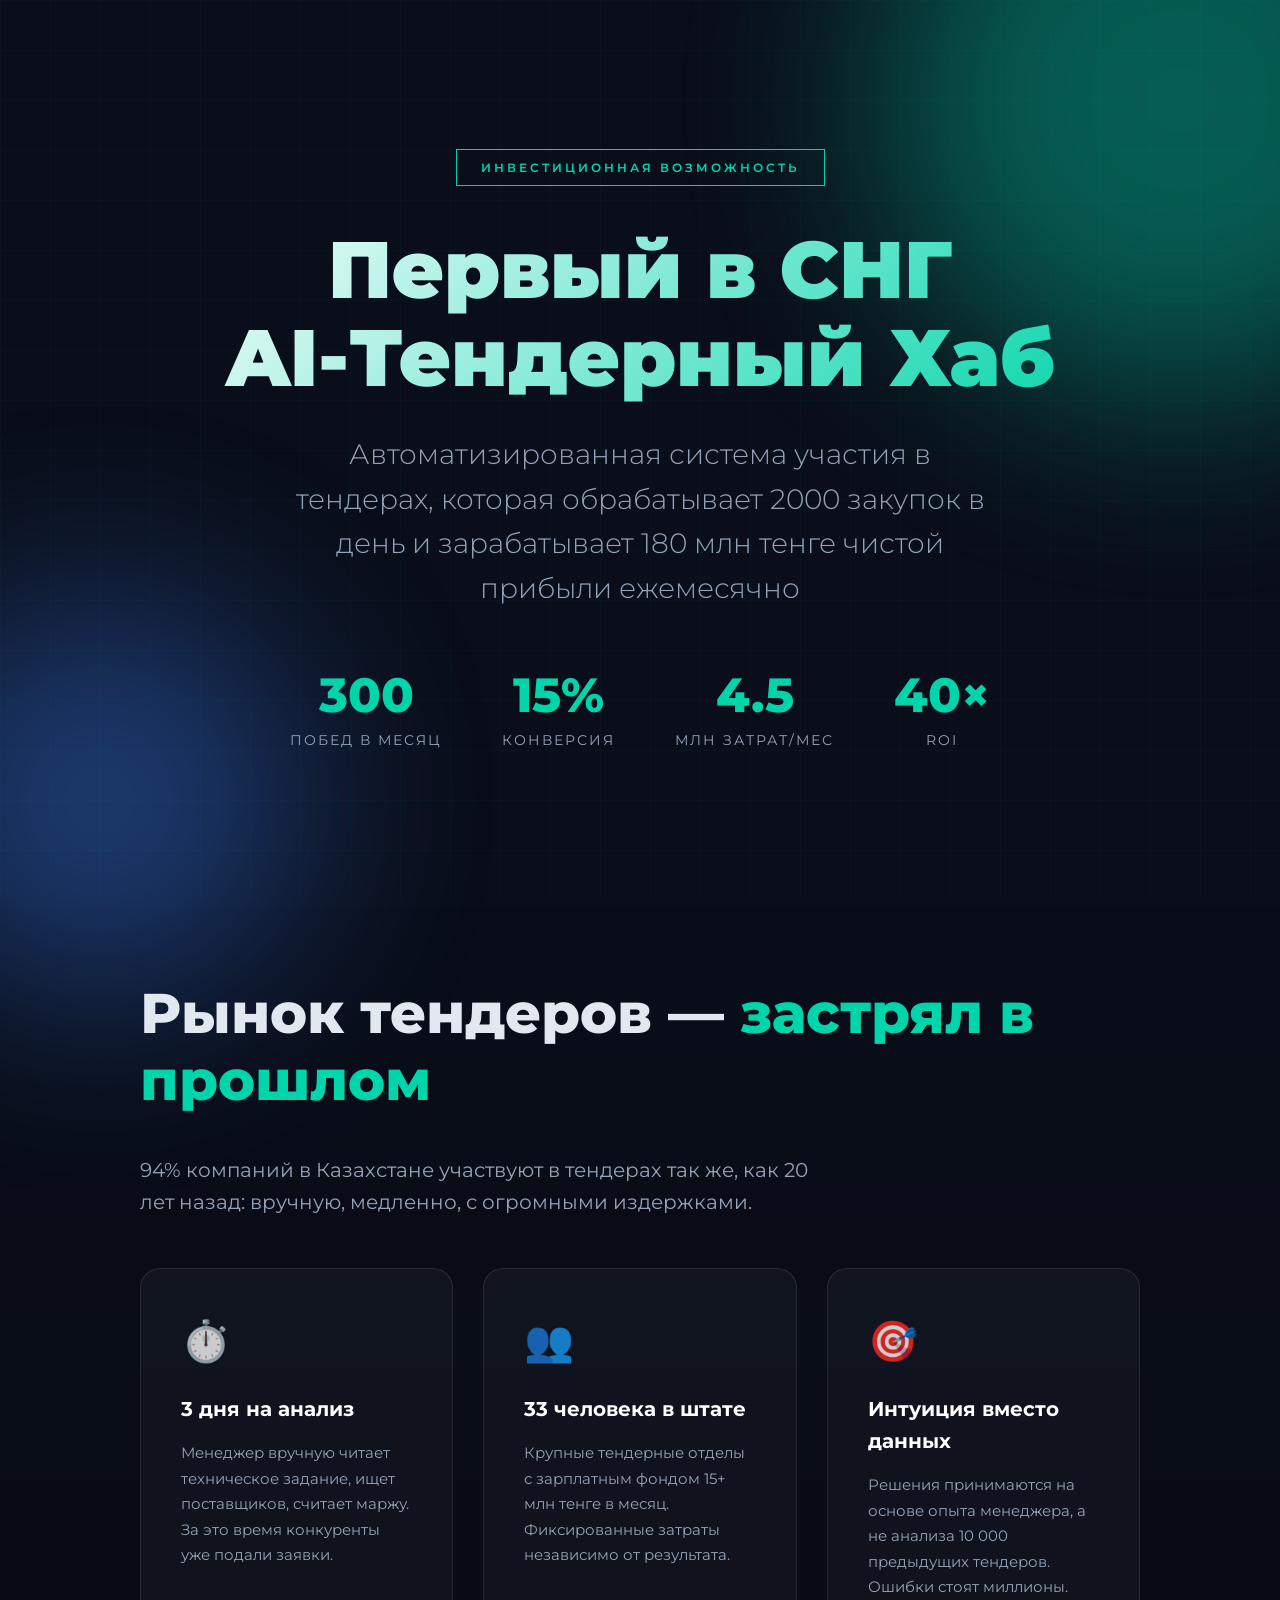
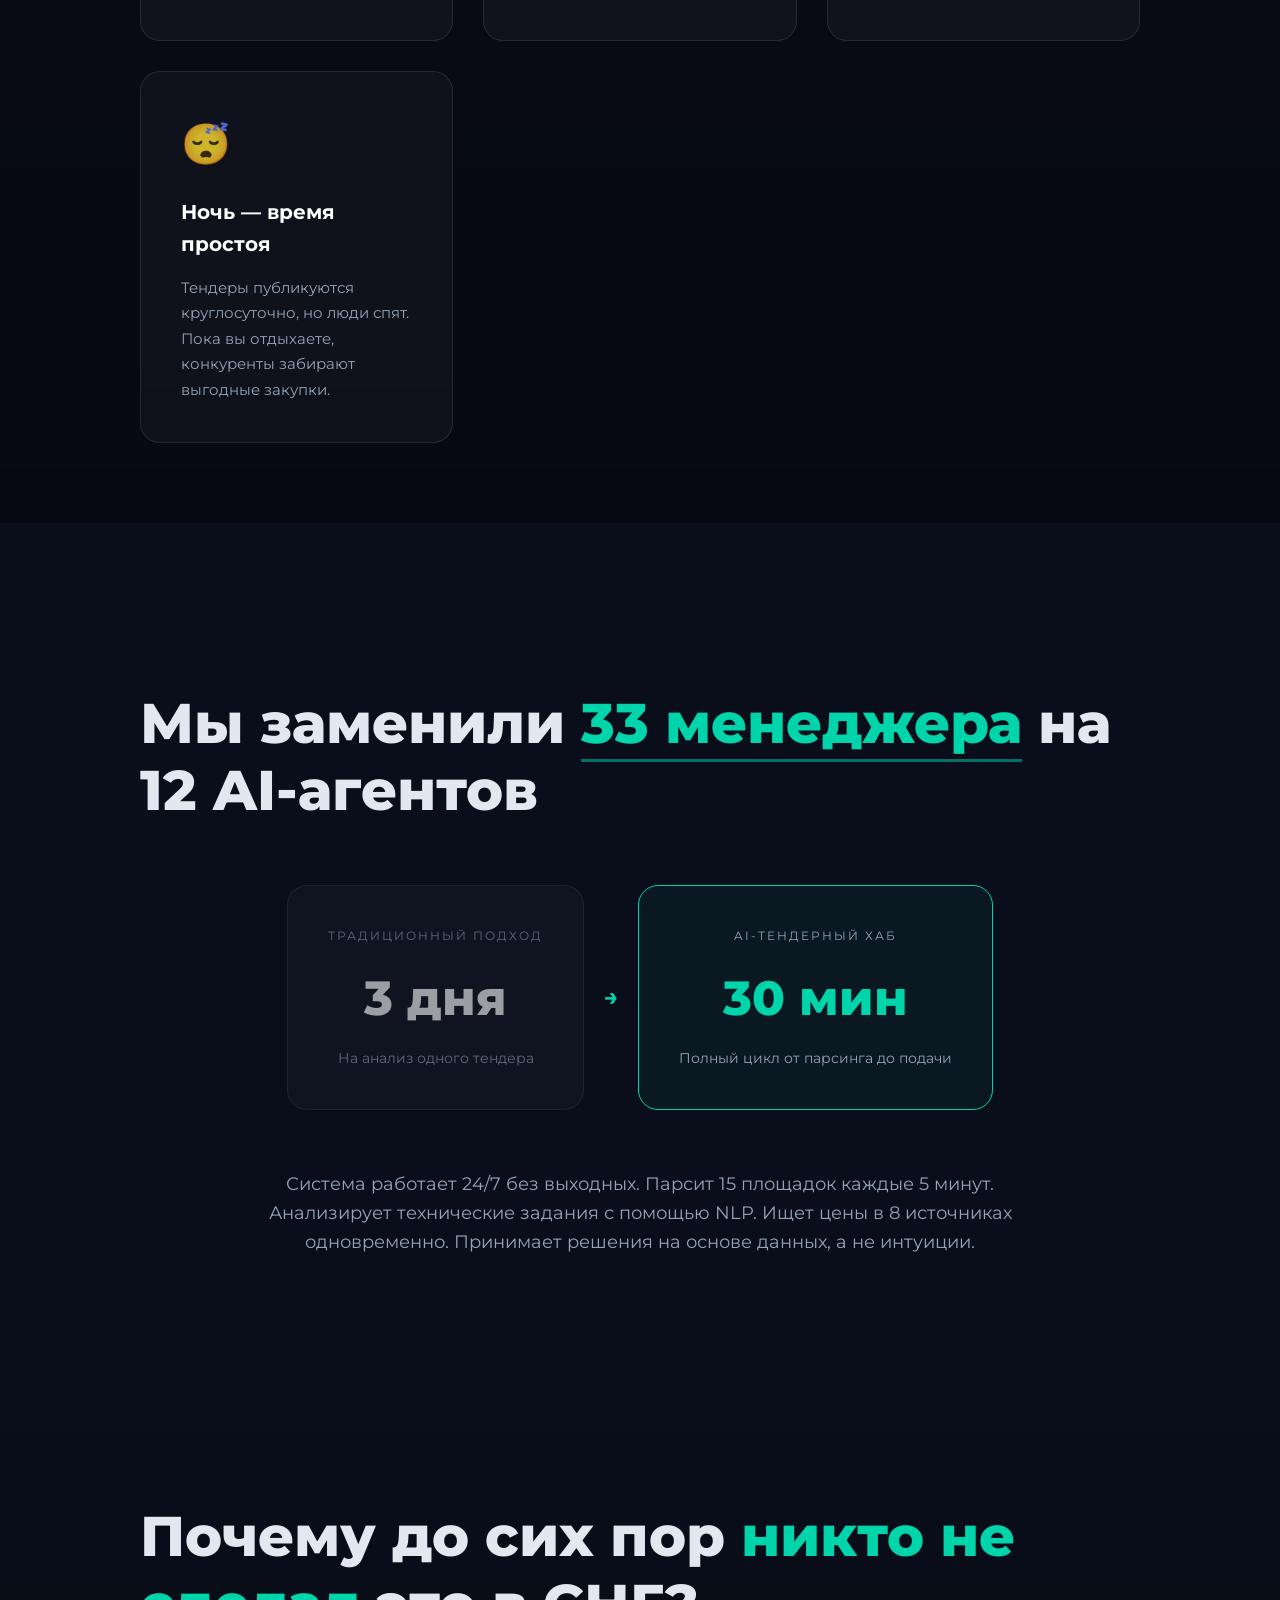
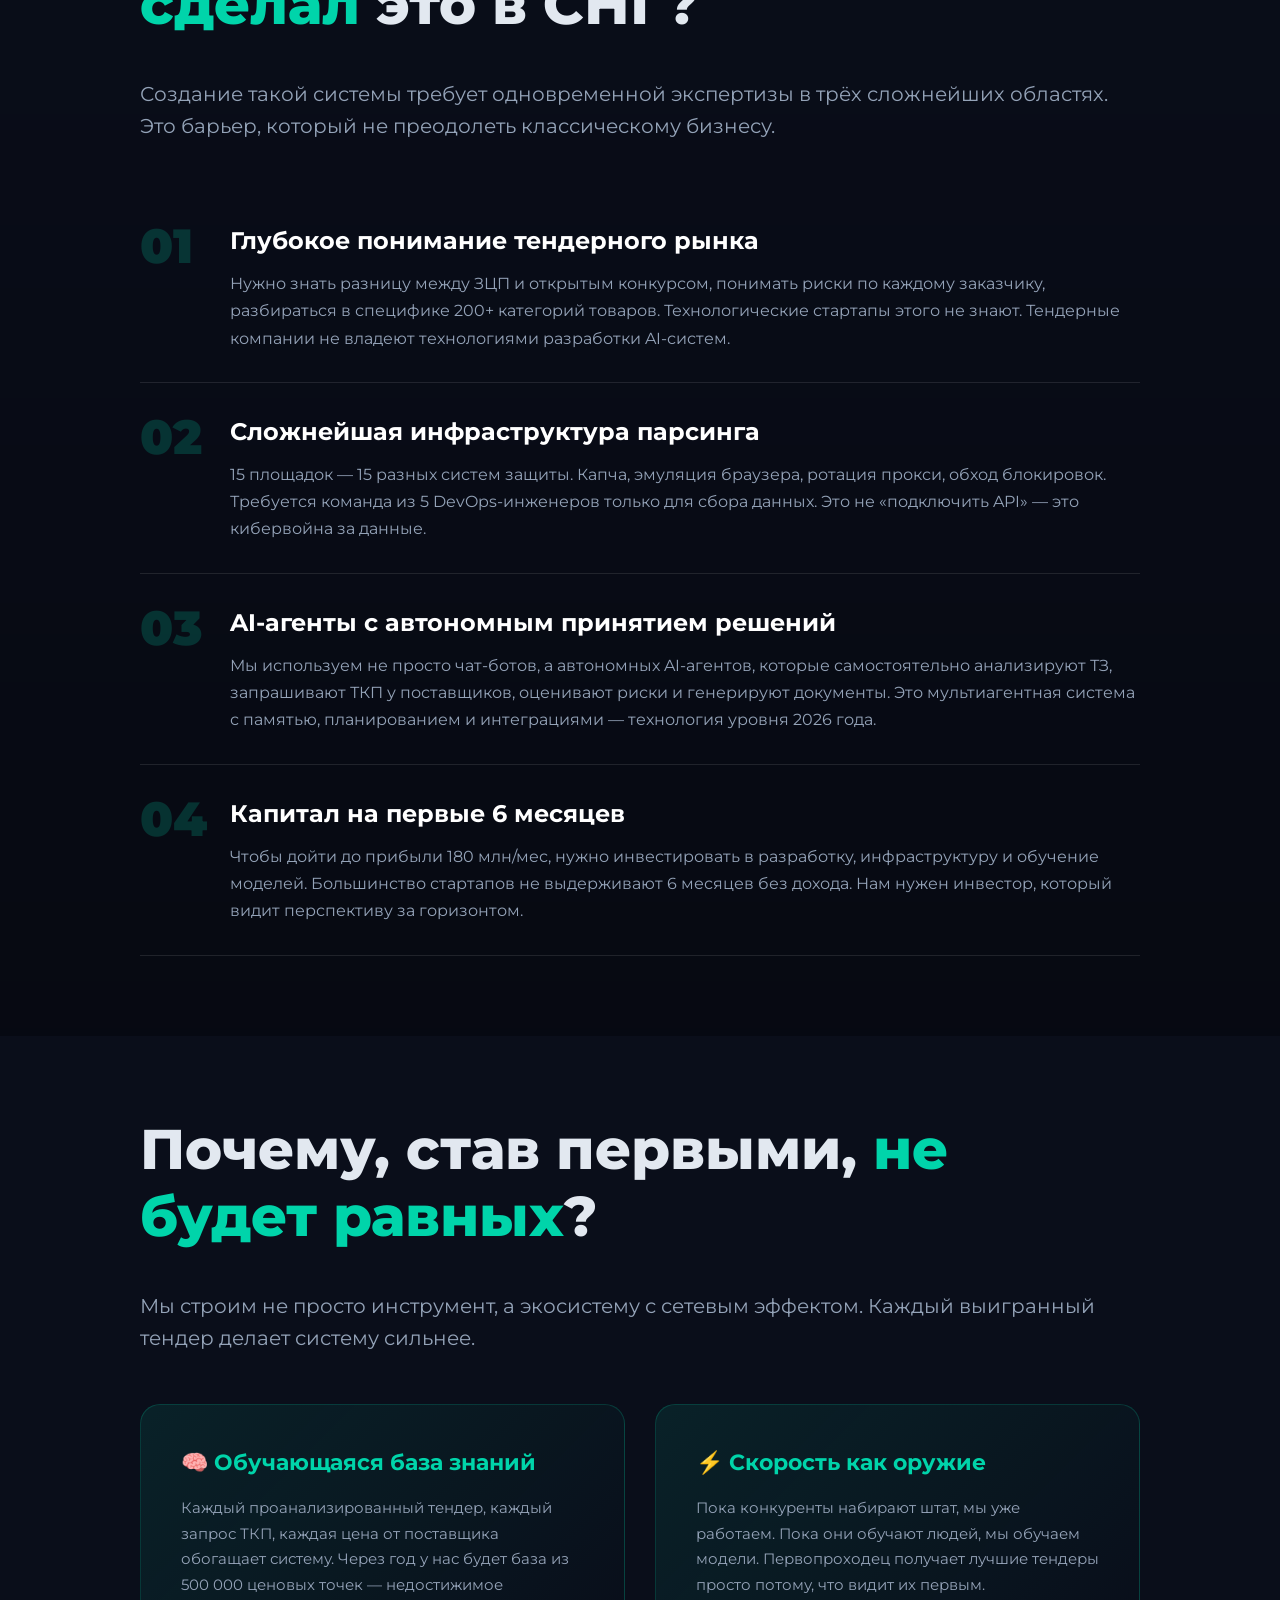
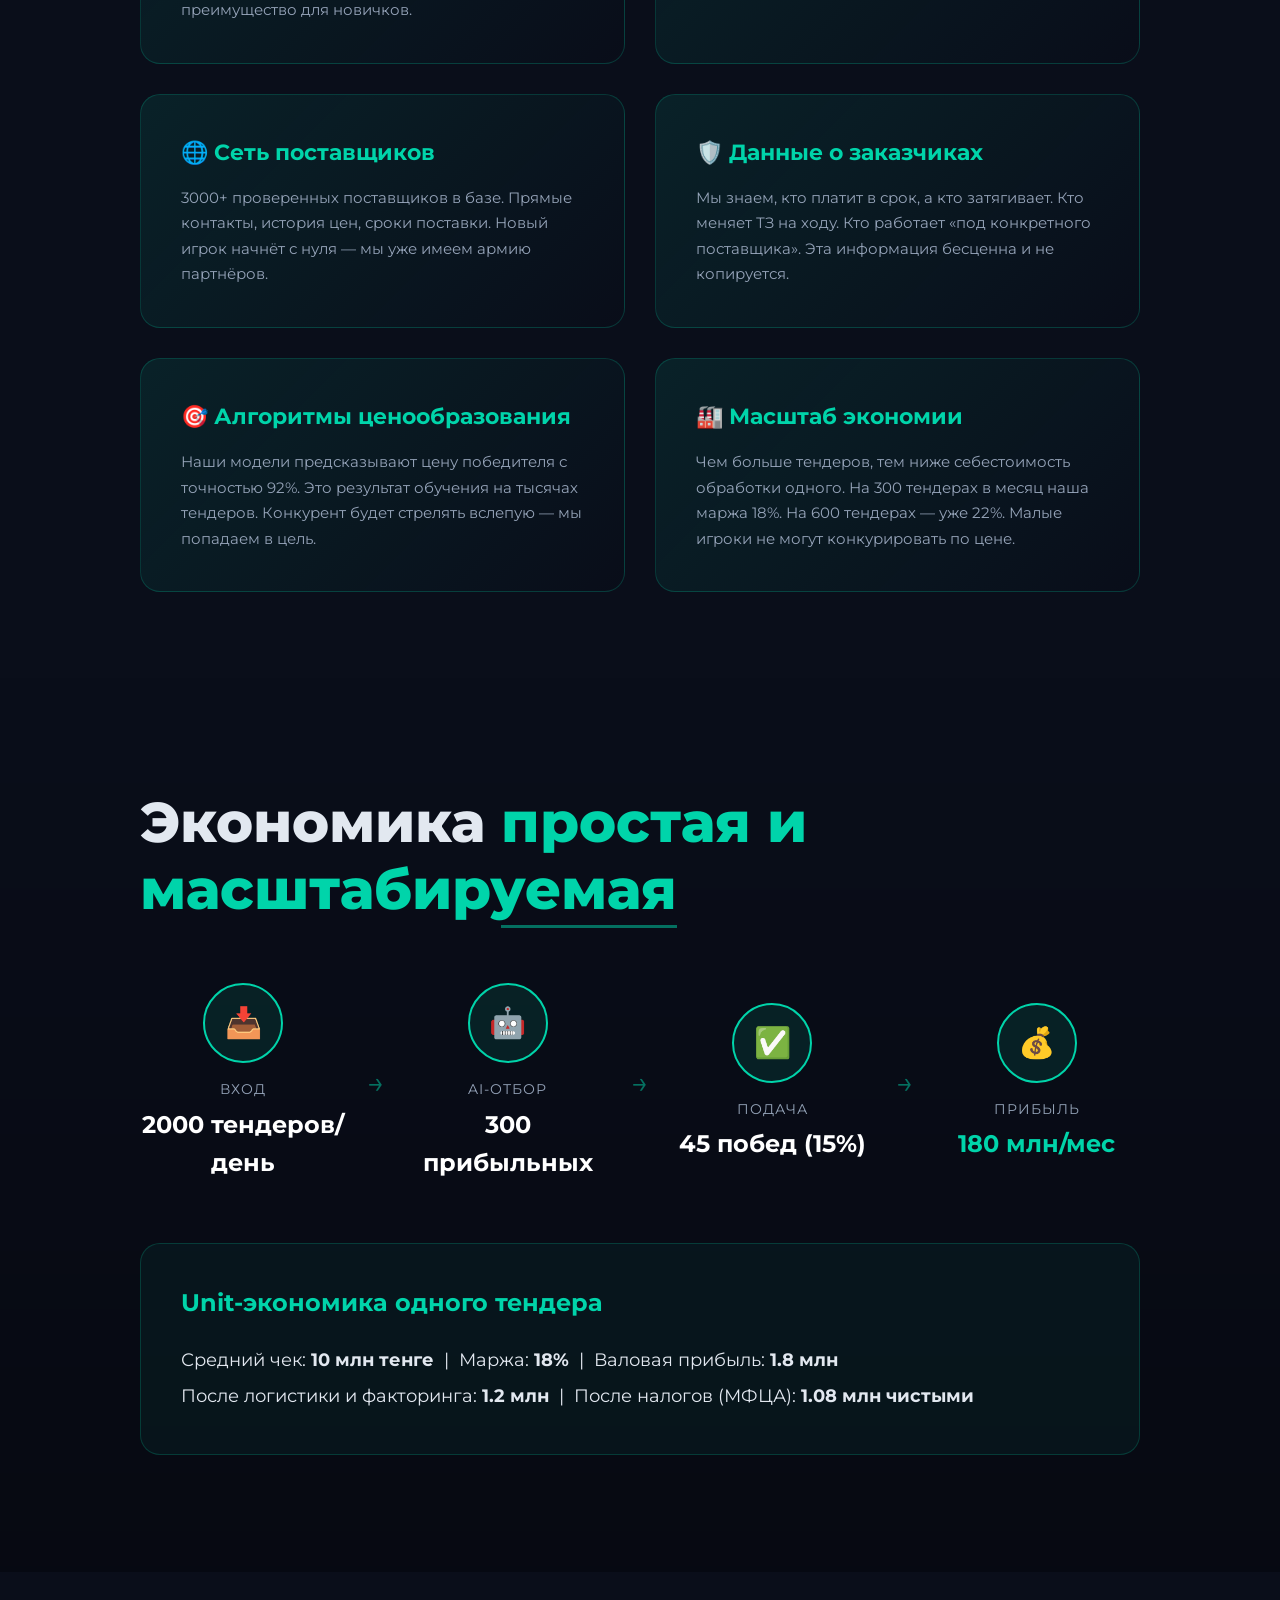
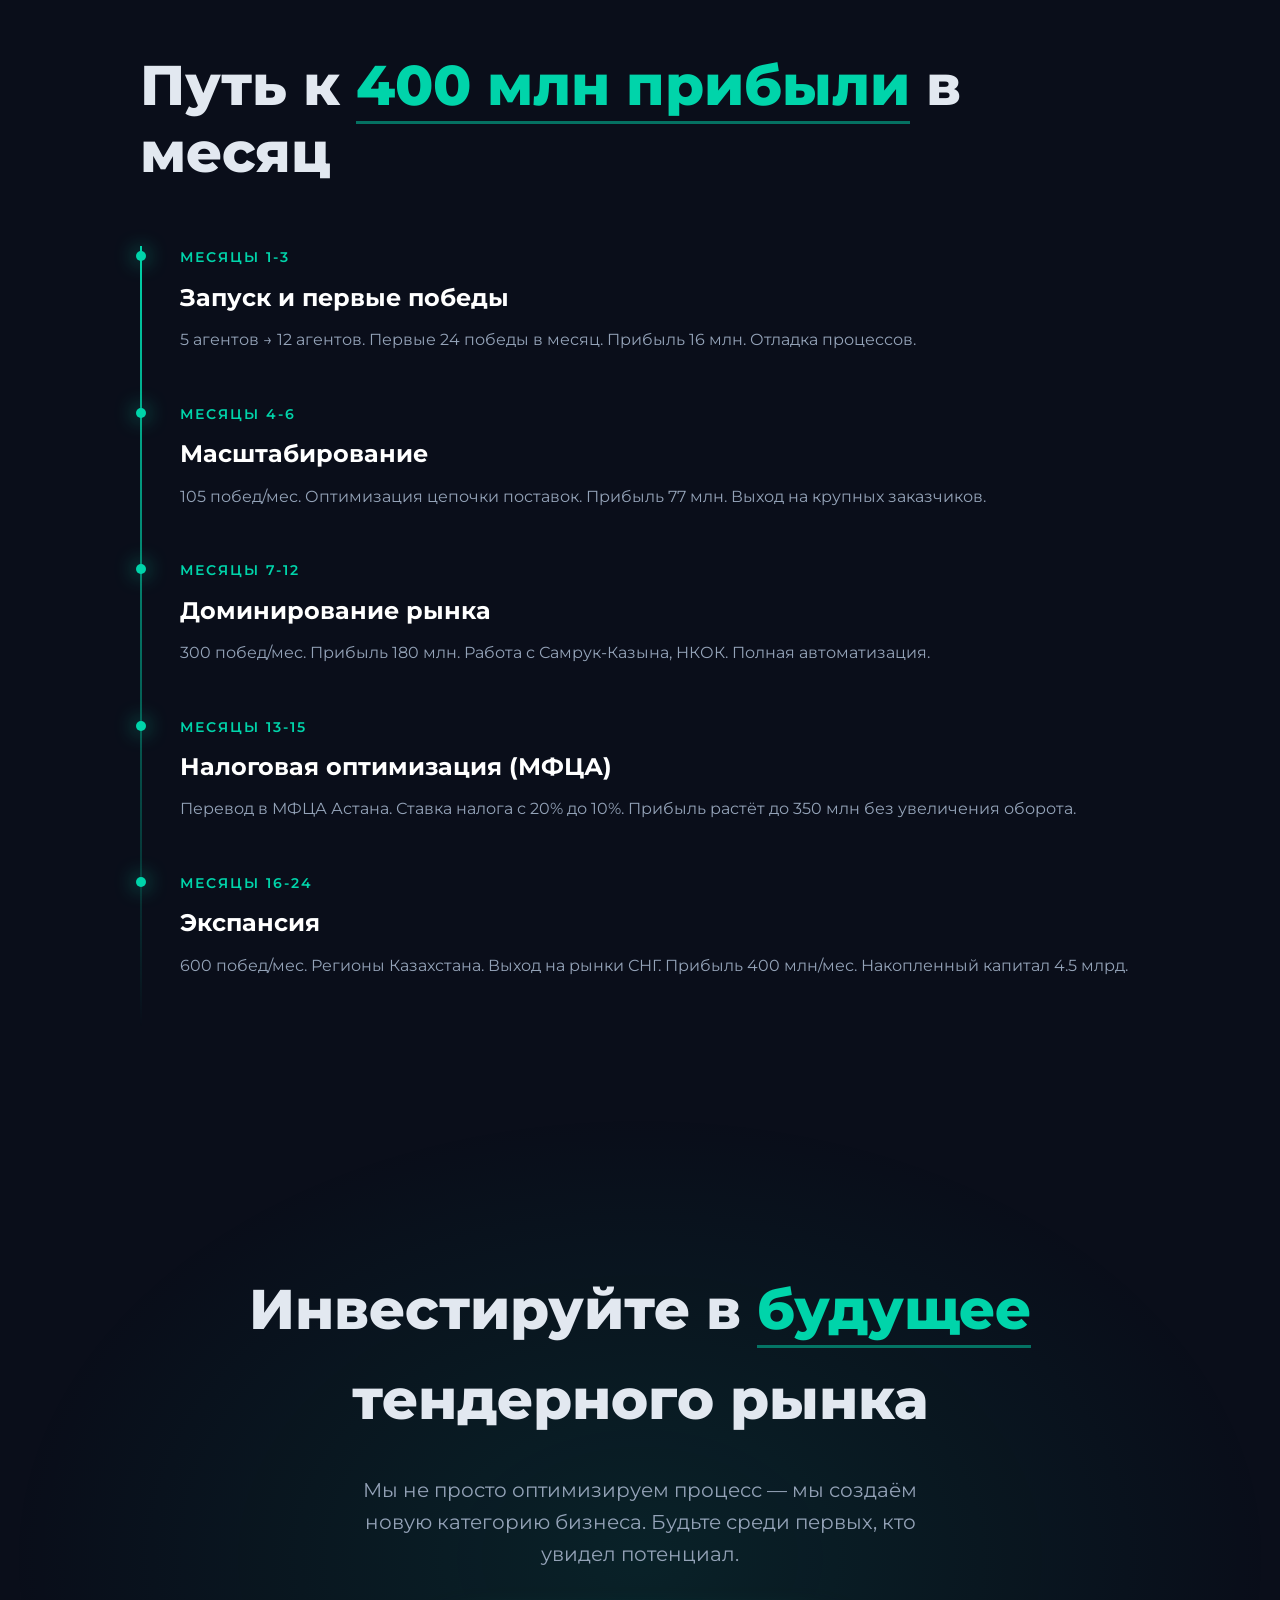
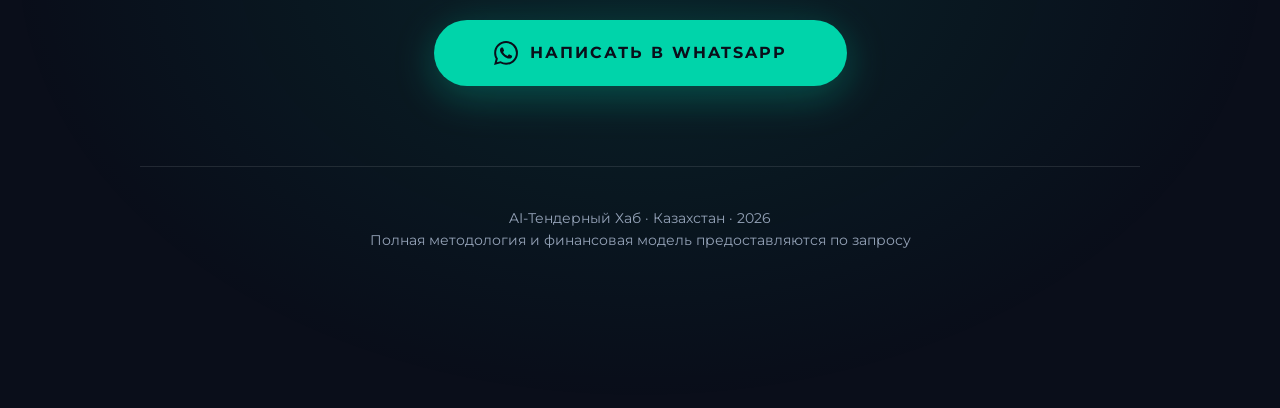
<file: index.html>
<!DOCTYPE html>
<html lang="ru">
<head>
    <meta charset="UTF-8">
    <meta name="viewport" content="width=device-width, initial-scale=1.0">
    <title>AI-Тендерный Хаб — Инвестиционная презентация</title>
    <style>
        @import url('https://fonts.googleapis.com/css2?family=Montserrat:wght@300;400;600;700;800;900&display=swap');

        * {
            margin: 0;
            padding: 0;
            box-sizing: border-box;
        }

        :root {
            --dark: #0a0e1a;
            --accent: #00d4aa;
            --accent-glow: rgba(0, 212, 170, 0.3);
            --text: #e2e8f0;
            --text-dim: #94a3b8;
        }

        body {
            font-family: 'Montserrat', sans-serif;
            background: var(--dark);
            color: var(--text);
            line-height: 1.6;
            overflow-x: hidden;
        }

        /* Animated background grid */
        .bg-grid {
            position: fixed;
            top: 0;
            left: 0;
            width: 100%;
            height: 100%;
            background-image: 
                linear-gradient(rgba(0, 212, 170, 0.03) 1px, transparent 1px),
                linear-gradient(90deg, rgba(0, 212, 170, 0.03) 1px, transparent 1px);
            background-size: 50px 50px;
            pointer-events: none;
            z-index: 0;
        }

        .glow-orb {
            position: fixed;
            border-radius: 50%;
            filter: blur(100px);
            opacity: 0.4;
            pointer-events: none;
            z-index: 0;
        }

        .orb-1 {
            width: 600px;
            height: 600px;
            background: var(--accent);
            top: -200px;
            right: -200px;
            animation: float 20s infinite ease-in-out;
        }

        .orb-2 {
            width: 400px;
            height: 400px;
            background: #3b82f6;
            bottom: -100px;
            left: -100px;
            animation: float 25s infinite ease-in-out reverse;
        }

        @keyframes float {
            0%, 100% { transform: translate(0, 0) scale(1); }
            50% { transform: translate(30px, -30px) scale(1.1); }
        }

        section {
            position: relative;
            z-index: 1;
            min-height: 100vh;
            display: flex;
            align-items: center;
            justify-content: center;
            padding: 80px 20px;
        }

        .container {
            max-width: 1000px;
            width: 100%;
        }

        /* Hero Section */
        .hero {
            text-align: center;
        }

        .hero-badge {
            display: inline-block;
            padding: 8px 24px;
            border: 1px solid var(--accent);
            color: var(--accent);
            font-size: 12px;
            font-weight: 600;
            letter-spacing: 3px;
            text-transform: uppercase;
            margin-bottom: 40px;
            animation: pulse 2s infinite;
        }

        @keyframes pulse {
            0%, 100% { opacity: 1; }
            50% { opacity: 0.6; }
        }

        .hero h1 {
            font-size: clamp(40px, 8vw, 80px);
            font-weight: 900;
            line-height: 1.1;
            margin-bottom: 30px;
            background: linear-gradient(135deg, #fff 0%, var(--accent) 100%);
            -webkit-background-clip: text;
            -webkit-text-fill-color: transparent;
            background-clip: text;
        }

        .hero-subtitle {
            font-size: clamp(18px, 3vw, 28px);
            color: var(--text-dim);
            font-weight: 300;
            max-width: 700px;
            margin: 0 auto 50px;
        }

        .hero-stats {
            display: flex;
            justify-content: center;
            gap: 60px;
            flex-wrap: wrap;
            margin-top: 60px;
        }

        .stat-item {
            text-align: center;
        }

        .stat-number {
            font-size: 48px;
            font-weight: 800;
            color: var(--accent);
            display: block;
            line-height: 1;
        }

        .stat-label {
            font-size: 14px;
            color: var(--text-dim);
            text-transform: uppercase;
            letter-spacing: 2px;
            margin-top: 10px;
        }

        /* Problem Section */
        .problem {
            background: linear-gradient(180deg, transparent 0%, rgba(0,0,0,0.3) 100%);
        }

        .section-title {
            font-size: clamp(32px, 5vw, 56px);
            font-weight: 800;
            margin-bottom: 40px;
            line-height: 1.2;
        }

        .highlight {
            color: var(--accent);
            position: relative;
        }

        .highlight::after {
            content: '';
            position: absolute;
            bottom: -5px;
            left: 0;
            width: 100%;
            height: 3px;
            background: var(--accent);
            opacity: 0.5;
        }

        .problem-grid {
            display: grid;
            grid-template-columns: repeat(auto-fit, minmax(280px, 1fr));
            gap: 30px;
            margin-top: 50px;
        }

        .problem-card {
            background: rgba(255,255,255,0.03);
            border: 1px solid rgba(255,255,255,0.1);
            padding: 40px;
            border-radius: 20px;
            transition: all 0.4s ease;
        }

        .problem-card:hover {
            border-color: var(--accent);
            transform: translateY(-5px);
            box-shadow: 0 20px 40px rgba(0,0,0,0.3);
        }

        .problem-icon {
            font-size: 40px;
            margin-bottom: 20px;
            opacity: 0.8;
        }

        .problem-card h3 {
            font-size: 20px;
            margin-bottom: 15px;
            color: #fff;
        }

        .problem-card p {
            color: var(--text-dim);
            font-size: 15px;
            line-height: 1.7;
        }

        /* Solution Section */
        .solution {
            position: relative;
        }

        .solution-visual {
            display: flex;
            align-items: center;
            justify-content: center;
            gap: 20px;
            margin: 60px 0;
            flex-wrap: wrap;
        }

        .vs-block {
            background: rgba(255,255,255,0.05);
            padding: 40px;
            border-radius: 20px;
            text-align: center;
            min-width: 250px;
            border: 1px solid rgba(255,255,255,0.1);
        }

        .vs-block.old {
            opacity: 0.6;
        }

        .vs-block.new {
            border-color: var(--accent);
            background: rgba(0, 212, 170, 0.05);
        }

        .vs-label {
            font-size: 12px;
            text-transform: uppercase;
            letter-spacing: 2px;
            color: var(--text-dim);
            margin-bottom: 15px;
        }

        .vs-number {
            font-size: 48px;
            font-weight: 800;
            color: #fff;
        }

        .vs-desc {
            font-size: 14px;
            color: var(--text-dim);
            margin-top: 10px;
        }

        .vs-divider {
            font-size: 24px;
            font-weight: 700;
            color: var(--accent);
        }

        /* Why No One Section */
        .barrier-list {
            margin-top: 50px;
        }

        .barrier-item {
            display: flex;
            align-items: flex-start;
            gap: 30px;
            padding: 30px 0;
            border-bottom: 1px solid rgba(255,255,255,0.1);
        }

        .barrier-number {
            font-size: 48px;
            font-weight: 900;
            color: rgba(0, 212, 170, 0.2);
            line-height: 1;
            min-width: 60px;
        }

        .barrier-content h3 {
            font-size: 24px;
            margin-bottom: 10px;
            color: #fff;
        }

        .barrier-content p {
            color: var(--text-dim);
            font-size: 16px;
            line-height: 1.7;
        }

        /* Moat Section */
        .moat-grid {
            display: grid;
            grid-template-columns: repeat(2, 1fr);
            gap: 30px;
            margin-top: 50px;
        }

        @media (max-width: 768px) {
            .moat-grid {
                grid-template-columns: 1fr;
            }
        }

        .moat-card {
            background: linear-gradient(135deg, rgba(0,212,170,0.1) 0%, rgba(0,0,0,0) 100%);
            border: 1px solid rgba(0,212,170,0.2);
            padding: 40px;
            border-radius: 20px;
            position: relative;
            overflow: hidden;
        }

        .moat-card::before {
            content: '';
            position: absolute;
            top: 0;
            left: 0;
            width: 100%;
            height: 3px;
            background: var(--accent);
            transform: scaleX(0);
            transform-origin: left;
            transition: transform 0.4s ease;
        }

        .moat-card:hover::before {
            transform: scaleX(1);
        }

        .moat-card h3 {
            font-size: 22px;
            margin-bottom: 15px;
            color: var(--accent);
        }

        .moat-card p {
            color: var(--text-dim);
            font-size: 15px;
            line-height: 1.7;
        }

        /* Economics Section */
        .economics-flow {
            display: flex;
            align-items: center;
            justify-content: space-between;
            margin: 60px 0;
            flex-wrap: wrap;
            gap: 20px;
        }

        .flow-item {
            text-align: center;
            flex: 1;
            min-width: 150px;
        }

        .flow-icon {
            width: 80px;
            height: 80px;
            background: rgba(0,212,170,0.1);
            border: 2px solid var(--accent);
            border-radius: 50%;
            display: flex;
            align-items: center;
            justify-content: center;
            font-size: 30px;
            margin: 0 auto 15px;
        }

        .flow-arrow {
            font-size: 30px;
            color: var(--accent);
            opacity: 0.5;
        }

        .flow-label {
            font-size: 14px;
            color: var(--text-dim);
            text-transform: uppercase;
            letter-spacing: 1px;
        }

        .flow-value {
            font-size: 24px;
            font-weight: 700;
            color: #fff;
            margin-top: 5px;
        }

        /* Timeline */
        .timeline {
            position: relative;
            margin-top: 60px;
            padding-left: 40px;
        }

        .timeline::before {
            content: '';
            position: absolute;
            left: 0;
            top: 0;
            bottom: 0;
            width: 2px;
            background: linear-gradient(180deg, var(--accent) 0%, transparent 100%);
        }

        .timeline-item {
            position: relative;
            padding-bottom: 50px;
        }

        .timeline-item::before {
            content: '';
            position: absolute;
            left: -44px;
            top: 5px;
            width: 10px;
            height: 10px;
            background: var(--accent);
            border-radius: 50%;
            box-shadow: 0 0 20px var(--accent);
        }

        .timeline-period {
            font-size: 14px;
            color: var(--accent);
            font-weight: 600;
            text-transform: uppercase;
            letter-spacing: 2px;
            margin-bottom: 10px;
        }

        .timeline-title {
            font-size: 24px;
            font-weight: 700;
            color: #fff;
            margin-bottom: 10px;
        }

        .timeline-desc {
            color: var(--text-dim);
            font-size: 16px;
            line-height: 1.6;
        }

        /* CTA Section */
        .cta {
            text-align: center;
            background: radial-gradient(ellipse at center, rgba(0,212,170,0.1) 0%, transparent 70%);
        }

        .cta h2 {
            font-size: clamp(32px, 5vw, 56px);
            font-weight: 800;
            margin-bottom: 30px;
        }

        .cta-subtitle {
            font-size: 20px;
            color: var(--text-dim);
            max-width: 600px;
            margin: 0 auto 50px;
        }

        .cta-button {
            display: inline-flex;
            align-items: center;
            gap: 12px;
            padding: 20px 60px;
            background: var(--accent);
            color: var(--dark);
            font-size: 16px;
            font-weight: 700;
            text-transform: uppercase;
            letter-spacing: 2px;
            border-radius: 50px;
            text-decoration: none;
            transition: all 0.3s ease;
            box-shadow: 0 10px 40px rgba(0,212,170,0.3);
        }

        .cta-button:hover {
            transform: translateY(-3px);
            box-shadow: 0 20px 60px rgba(0,212,170,0.4);
        }

        .cta-button svg {
            width: 24px;
            height: 24px;
        }

        .footer-note {
            margin-top: 80px;
            padding-top: 40px;
            border-top: 1px solid rgba(255,255,255,0.1);
            font-size: 14px;
            color: var(--text-dim);
        }

        /* Scroll animations */
        .fade-in {
            opacity: 0;
            transform: translateY(30px);
            transition: all 0.8s ease;
        }

        .fade-in.visible {
            opacity: 1;
            transform: translateY(0);
        }
    </style>
<base target="_blank">
</head>
<body>
    <div class="bg-grid"></div>
    <div class="glow-orb orb-1"></div>
    <div class="glow-orb orb-2"></div>

    <!-- Hero -->
    <section class="hero">
        <div class="container">
            <div class="hero-badge">Инвестиционная возможность</div>
            <h1>Первый в СНГ<br>AI-Тендерный Хаб</h1>
            <p class="hero-subtitle">Автоматизированная система участия в тендерах, которая обрабатывает 2000 закупок в день и зарабатывает 180 млн тенге чистой прибыли ежемесячно</p>

            <div class="hero-stats">
                <div class="stat-item">
                    <span class="stat-number">300</span>
                    <div class="stat-label">Побед в месяц</div>
                </div>
                <div class="stat-item">
                    <span class="stat-number">15%</span>
                    <div class="stat-label">Конверсия</div>
                </div>
                <div class="stat-item">
                    <span class="stat-number">4.5</span>
                    <div class="stat-label">Млн затрат/мес</div>
                </div>
                <div class="stat-item">
                    <span class="stat-number">40×</span>
                    <div class="stat-label">ROI</div>
                </div>
            </div>
        </div>
    </section>

    <!-- Problem -->
    <section class="problem">
        <div class="container">
            <h2 class="section-title fade-in">Рынок тендеров — <span class="highlight">застрял в прошлом</span></h2>
            <p style="font-size: 20px; color: var(--text-dim); max-width: 700px;" class="fade-in">
                94% компаний в Казахстане участвуют в тендерах так же, как 20 лет назад: вручную, медленно, с огромными издержками.
            </p>

            <div class="problem-grid">
                <div class="problem-card fade-in">
                    <div class="problem-icon">⏱️</div>
                    <h3>3 дня на анализ</h3>
                    <p>Менеджер вручную читает техническое задание, ищет поставщиков, считает маржу. За это время конкуренты уже подали заявки.</p>
                </div>
                <div class="problem-card fade-in">
                    <div class="problem-icon">👥</div>
                    <h3>33 человека в штате</h3>
                    <p>Крупные тендерные отделы с зарплатным фондом 15+ млн тенге в месяц. Фиксированные затраты независимо от результата.</p>
                </div>
                <div class="problem-card fade-in">
                    <div class="problem-icon">🎯</div>
                    <h3>Интуиция вместо данных</h3>
                    <p>Решения принимаются на основе опыта менеджера, а не анализа 10 000 предыдущих тендеров. Ошибки стоят миллионы.</p>
                </div>
                <div class="problem-card fade-in">
                    <div class="problem-icon">😴</div>
                    <h3>Ночь — время простоя</h3>
                    <p>Тендеры публикуются круглосуточно, но люди спят. Пока вы отдыхаете, конкуренты забирают выгодные закупки.</p>
                </div>
            </div>
        </div>
    </section>

    <!-- Solution -->
    <section class="solution">
        <div class="container">
            <h2 class="section-title fade-in">Мы заменили <span class="highlight">33 менеджера</span> на 12 AI-агентов</h2>

            <div class="solution-visual fade-in">
                <div class="vs-block old">
                    <div class="vs-label">Традиционный подход</div>
                    <div class="vs-number">3 дня</div>
                    <div class="vs-desc">На анализ одного тендера</div>
                </div>
                <div class="vs-divider">→</div>
                <div class="vs-block new">
                    <div class="vs-label">AI-Тендерный Хаб</div>
                    <div class="vs-number" style="color: var(--accent);">30 мин</div>
                    <div class="vs-desc">Полный цикл от парсинга до подачи</div>
                </div>
            </div>

            <p style="text-align: center; font-size: 18px; color: var(--text-dim); max-width: 800px; margin: 0 auto;" class="fade-in">
                Система работает 24/7 без выходных. Парсит 15 площадок каждые 5 минут. Анализирует технические задания с помощью NLP. 
                Ищет цены в 8 источниках одновременно. Принимает решения на основе данных, а не интуиции.
            </p>
        </div>
    </section>

    <!-- Why No One -->
    <section class="problem">
        <div class="container">
            <h2 class="section-title fade-in">Почему до сих пор <span class="highlight">никто не сделал</span> это в СНГ?</h2>
            <p style="font-size: 20px; color: var(--text-dim); margin-bottom: 30px;" class="fade-in">
                Создание такой системы требует одновременной экспертизы в трёх сложнейших областях. Это барьер, который не преодолеть классическому бизнесу.
            </p>

            <div class="barrier-list">
                <div class="barrier-item fade-in">
                    <div class="barrier-number">01</div>
                    <div class="barrier-content">
                        <h3>Глубокое понимание тендерного рынка</h3>
                        <p>Нужно знать разницу между ЗЦП и открытым конкурсом, понимать риски по каждому заказчику, разбираться в специфике 200+ категорий товаров. Технологические стартапы этого не знают. Тендерные компании не владеют технологиями разработки AI-систем.</p>
                    </div>
                </div>
                <div class="barrier-item fade-in">
                    <div class="barrier-number">02</div>
                    <div class="barrier-content">
                        <h3>Сложнейшая инфраструктура парсинга</h3>
                        <p>15 площадок — 15 разных систем защиты. Капча, эмуляция браузера, ротация прокси, обход блокировок. Требуется команда из 5 DevOps-инженеров только для сбора данных. Это не «подключить API» — это кибервойна за данные.</p>
                    </div>
                </div>
                <div class="barrier-item fade-in">
                    <div class="barrier-number">03</div>
                    <div class="barrier-content">
                        <h3>AI-агенты с автономным принятием решений</h3>
                        <p>Мы используем не просто чат-ботов, а автономных AI-агентов, которые самостоятельно анализируют ТЗ, запрашивают ТКП у поставщиков, оценивают риски и генерируют документы. Это мультиагентная система с памятью, планированием и интеграциями — технология уровня 2026 года.</p>
                    </div>
                </div>
                <div class="barrier-item fade-in">
                    <div class="barrier-number">04</div>
                    <div class="barrier-content">
                        <h3>Капитал на первые 6 месяцев</h3>
                        <p>Чтобы дойти до прибыли 180 млн/мес, нужно инвестировать в разработку, инфраструктуру и обучение моделей. Большинство стартапов не выдерживают 6 месяцев без дохода. Нам нужен инвестор, который видит перспективу за горизонтом.</p>
                    </div>
                </div>
            </div>
        </div>
    </section>

    <!-- Moat -->
    <section class="solution">
        <div class="container">
            <h2 class="section-title fade-in">Почему, став первыми, <span class="highlight">не будет равных</span>?</h2>
            <p style="font-size: 20px; color: var(--text-dim); margin-bottom: 30px;" class="fade-in">
                Мы строим не просто инструмент, а экосистему с сетевым эффектом. Каждый выигранный тендер делает систему сильнее.
            </p>

            <div class="moat-grid">
                <div class="moat-card fade-in">
                    <h3>🧠 Обучающаяся база знаний</h3>
                    <p>Каждый проанализированный тендер, каждый запрос ТКП, каждая цена от поставщика обогащает систему. Через год у нас будет база из 500 000 ценовых точек — недостижимое преимущество для новичков.</p>
                </div>
                <div class="moat-card fade-in">
                    <h3>⚡ Скорость как оружие</h3>
                    <p>Пока конкуренты набирают штат, мы уже работаем. Пока они обучают людей, мы обучаем модели. Первопроходец получает лучшие тендеры просто потому, что видит их первым.</p>
                </div>
                <div class="moat-card fade-in">
                    <h3>🌐 Сеть поставщиков</h3>
                    <p>3000+ проверенных поставщиков в базе. Прямые контакты, история цен, сроки поставки. Новый игрок начнёт с нуля — мы уже имеем армию партнёров.</p>
                </div>
                <div class="moat-card fade-in">
                    <h3>🛡️ Данные о заказчиках</h3>
                    <p>Мы знаем, кто платит в срок, а кто затягивает. Кто меняет ТЗ на ходу. Кто работает «под конкретного поставщика». Эта информация бесценна и не копируется.</p>
                </div>
                <div class="moat-card fade-in">
                    <h3>🎯 Алгоритмы ценообразования</h3>
                    <p>Наши модели предсказывают цену победителя с точностью 92%. Это результат обучения на тысячах тендеров. Конкурент будет стрелять вслепую — мы попадаем в цель.</p>
                </div>
                <div class="moat-card fade-in">
                    <h3>🏭 Масштаб экономии</h3>
                    <p>Чем больше тендеров, тем ниже себестоимость обработки одного. На 300 тендерах в месяц наша маржа 18%. На 600 тендерах — уже 22%. Малые игроки не могут конкурировать по цене.</p>
                </div>
            </div>
        </div>
    </section>

    <!-- Economics -->
    <section class="problem">
        <div class="container">
            <h2 class="section-title fade-in">Экономика <span class="highlight">простая и масштабируемая</span></h2>

            <div class="economics-flow fade-in">
                <div class="flow-item">
                    <div class="flow-icon">📥</div>
                    <div class="flow-label">Вход</div>
                    <div class="flow-value">2000 тендеров/день</div>
                </div>
                <div class="flow-arrow">→</div>
                <div class="flow-item">
                    <div class="flow-icon">🤖</div>
                    <div class="flow-label">AI-отбор</div>
                    <div class="flow-value">300 прибыльных</div>
                </div>
                <div class="flow-arrow">→</div>
                <div class="flow-item">
                    <div class="flow-icon">✅</div>
                    <div class="flow-label">Подача</div>
                    <div class="flow-value">45 побед (15%)</div>
                </div>
                <div class="flow-arrow">→</div>
                <div class="flow-item">
                    <div class="flow-icon">💰</div>
                    <div class="flow-label">Прибыль</div>
                    <div class="flow-value" style="color: var(--accent);">180 млн/мес</div>
                </div>
            </div>

            <div style="background: rgba(0,212,170,0.05); border: 1px solid rgba(0,212,170,0.2); padding: 40px; border-radius: 20px; margin-top: 40px;" class="fade-in">
                <h3 style="color: var(--accent); margin-bottom: 20px; font-size: 24px;">Unit-экономика одного тендера</h3>
                <p style="font-size: 18px; color: var(--text); line-height: 2;">
                    Средний чек: <strong>10 млн тенге</strong> &nbsp;|&nbsp; 
                    Маржа: <strong>18%</strong> &nbsp;|&nbsp; 
                    Валовая прибыль: <strong>1.8 млн</strong><br>
                    После логистики и факторинга: <strong>1.2 млн</strong> &nbsp;|&nbsp; 
                    После налогов (МФЦА): <strong>1.08 млн чистыми</strong>
                </p>
            </div>
        </div>
    </section>

    <!-- Timeline -->
    <section class="solution">
        <div class="container">
            <h2 class="section-title fade-in">Путь к <span class="highlight">400 млн прибыли</span> в месяц</h2>

            <div class="timeline">
                <div class="timeline-item fade-in">
                    <div class="timeline-period">Месяцы 1-3</div>
                    <div class="timeline-title">Запуск и первые победы</div>
                    <div class="timeline-desc">5 агентов → 12 агентов. Первые 24 победы в месяц. Прибыль 16 млн. Отладка процессов.</div>
                </div>
                <div class="timeline-item fade-in">
                    <div class="timeline-period">Месяцы 4-6</div>
                    <div class="timeline-title">Масштабирование</div>
                    <div class="timeline-desc">105 побед/мес. Оптимизация цепочки поставок. Прибыль 77 млн. Выход на крупных заказчиков.</div>
                </div>
                <div class="timeline-item fade-in">
                    <div class="timeline-period">Месяцы 7-12</div>
                    <div class="timeline-title">Доминирование рынка</div>
                    <div class="timeline-desc">300 побед/мес. Прибыль 180 млн. Работа с Самрук-Казына, НКОК. Полная автоматизация.</div>
                </div>
                <div class="timeline-item fade-in">
                    <div class="timeline-period">Месяцы 13-15</div>
                    <div class="timeline-title">Налоговая оптимизация (МФЦА)</div>
                    <div class="timeline-desc">Перевод в МФЦА Астана. Ставка налога с 20% до 10%. Прибыль растёт до 350 млн без увеличения оборота.</div>
                </div>
                <div class="timeline-item fade-in">
                    <div class="timeline-period">Месяцы 16-24</div>
                    <div class="timeline-title">Экспансия</div>
                    <div class="timeline-desc">600 побед/мес. Регионы Казахстана. Выход на рынки СНГ. Прибыль 400 млн/мес. Накопленный капитал 4.5 млрд.</div>
                </div>
            </div>
        </div>
    </section>

    <!-- CTA -->
    <section class="cta">
        <div class="container">
            <h2 class="fade-in">Инвестируйте в <span class="highlight">будущее</span> тендерного рынка</h2>
            <p class="cta-subtitle fade-in">
                Мы не просто оптимизируем процесс — мы создаём новую категорию бизнеса. 
                Будьте среди первых, кто увидел потенциал.
            </p>
            <a href="https://wa.me/77754282785" target="_blank" class="cta-button fade-in">
                <svg viewBox="0 0 24 24" fill="currentColor">
                    <path d="M17.472 14.382c-.297-.149-1.758-.867-2.03-.967-.273-.099-.471-.148-.67.15-.197.297-.767.966-.94 1.164-.173.199-.347.223-.644.075-.297-.15-1.255-.463-2.39-1.475-.883-.788-1.48-1.761-1.653-2.059-.173-.297-.018-.458.13-.606.134-.133.298-.347.446-.52.149-.174.198-.298.298-.497.099-.198.05-.371-.025-.52-.075-.149-.669-1.612-.916-2.207-.242-.579-.487-.5-.669-.51-.173-.008-.371-.01-.57-.01-.198 0-.52.074-.792.372-.272.297-1.04 1.016-1.04 2.479 0 1.462 1.065 2.875 1.213 3.074.149.198 2.096 3.2 5.077 4.487.709.306 1.262.489 1.694.625.712.227 1.36.195 1.871.118.571-.085 1.758-.719 2.006-1.413.248-.694.248-1.289.173-1.413-.074-.124-.272-.198-.57-.347m-5.421 7.403h-.004a9.87 9.87 0 01-5.031-1.378l-.361-.214-3.741.982.998-3.648-.235-.374a9.86 9.86 0 01-1.51-5.26c.001-5.45 4.436-9.884 9.888-9.884 2.64 0 5.122 1.03 6.988 2.898a9.825 9.825 0 012.893 6.994c-.003 5.45-4.437 9.884-9.885 9.884m8.413-18.297A11.815 11.815 0 0012.05 0C5.495 0 .16 5.335.157 11.892c0 2.096.547 4.142 1.588 5.945L.057 24l6.305-1.654a11.882 11.882 0 005.683 1.448h.005c6.554 0 11.89-5.335 11.893-11.893a11.821 11.821 0 00-3.48-8.413z"/>
                </svg>
                Написать в WhatsApp
            </a>

            <div class="footer-note fade-in">
                AI-Тендерный Хаб · Казахстан · 2026<br>
                Полная методология и финансовая модель предоставляются по запросу
            </div>
        </div>
    </section>

    <script>
        // Simple scroll animation
        const observerOptions = {
            threshold: 0.1,
            rootMargin: '0px 0px -50px 0px'
        };

        const observer = new IntersectionObserver((entries) => {
            entries.forEach(entry => {
                if (entry.isIntersecting) {
                    entry.target.classList.add('visible');
                }
            });
        }, observerOptions);

        document.querySelectorAll('.fade-in').forEach(el => observer.observe(el));
    </script>
</body>
</html>
</file>
